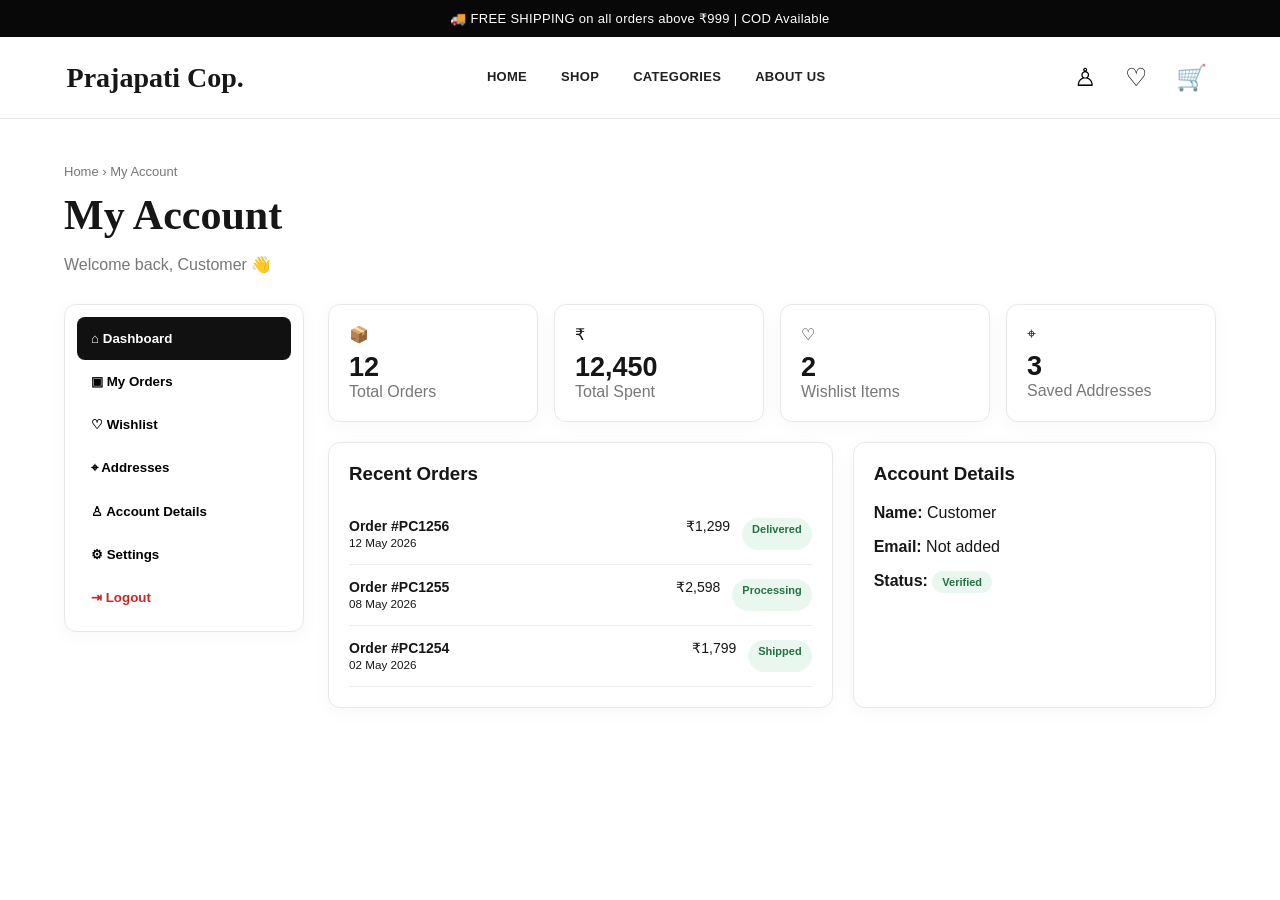
<file: account.html>
<!DOCTYPE html><html><head><meta charset="UTF-8"><meta name="viewport" content="width=device-width,initial-scale=1"><title>My Account | Prajapati Cop.</title><link rel="stylesheet" href="style.css"></head><body>
<div class="announcement">🚚 FREE SHIPPING on all orders above ₹999 | COD Available</div>
<header class="header"><a class="logo" href="index.html">Prajapati Cop.</a><nav><a href="index.html">HOME</a><a href="index.html#shop">SHOP</a><a href="index.html#categories">CATEGORIES</a><a href="index.html#about">ABOUT US</a></nav><div class="actions"><button onclick="location.href='account.html'">♙</button><button onclick="location.href='index.html#shop'">♡</button><button onclick="location.href='index.html#shop'">🛒</button></div></header>
<div class="page-wrap"><div class="breadcrumb">Home › My Account</div><h1 class="page-title">My Account</h1><p class="muted">Welcome back, <span id="userName">Customer</span> 👋</p>
<div class="account-layout"><aside class="account-menu"><button class="active" onclick="showAccount('dashboard',this)">⌂ Dashboard</button><button onclick="showAccount('orders',this)">▣ My Orders</button><button onclick="showAccount('wishlist',this)">♡ Wishlist</button><button onclick="showAccount('addresses',this)">⌖ Addresses</button><button onclick="showAccount('details',this)">♙ Account Details</button><button onclick="showAccount('settings',this)">⚙ Settings</button><button class="danger" onclick="logout()">⇥ Logout</button></aside>
<section><div id="dashboard" class="account-section"><div class="account-grid"><div class="card stat-card">📦<strong>12</strong><span class="muted">Total Orders</span></div><div class="card stat-card">₹<strong>12,450</strong><span class="muted">Total Spent</span></div><div class="card stat-card">♡<strong>2</strong><span class="muted">Wishlist Items</span></div><div class="card stat-card">⌖<strong>3</strong><span class="muted">Saved Addresses</span></div></div><div class="wide-grid"><div class="card"><h3>Recent Orders</h3><div id="recentOrders"></div></div><div class="card"><h3>Account Details</h3><p><b>Name:</b> <span id="detailName">Customer</span></p><p><b>Email:</b> <span id="detailEmail">Not added</span></p><p><b>Status:</b> <span class="badge">Verified</span></p></div></div></div>
<div id="orders" class="account-section" style="display:none"><div class="card"><h3>My Orders</h3><div id="allOrders"></div></div></div>
<div id="wishlist" class="account-section" style="display:none"><div class="card"><h3>Wishlist</h3><p class="muted">Your saved products will appear here.</p><button class="btn dark" onclick="location.href='index.html#shop'">EXPLORE SHOP</button></div></div>
<div id="addresses" class="account-section" style="display:none"><div class="card"><h3>Saved Addresses</h3><p>No address saved yet.</p><button class="btn dark" onclick="alert('Address form will be connected to the database in the next upgrade.')">ADD ADDRESS</button></div></div>
<div id="details" class="account-section" style="display:none"><div class="card"><h3>Account Details</h3><div class="field"><label>Full Name</label><input id="editName"></div><div class="field"><label>Email</label><input id="editEmail" type="email"></div><button class="btn dark" onclick="saveDetails()">SAVE CHANGES</button></div></div>
<div id="settings" class="account-section" style="display:none"><div class="card"><h3>Settings</h3><p>Email notifications</p><button class="admin-action" onclick="alert('Settings saved!')">SAVE SETTINGS</button></div></div></section></div></div>
<script>
const orders=[['#PC1256','12 May 2026','₹1,299','Delivered'],['#PC1255','08 May 2026','₹2,598','Processing'],['#PC1254','02 May 2026','₹1,799','Shipped']];
const user=JSON.parse(localStorage.getItem('pcUser')||'{"name":"Customer","email":"Not added"}');
function line(o){return `<div class="order-line"><span><b>Order ${o[0]}</b><br><small>${o[1]}</small></span><span>${o[2]}</span><span class="badge">${o[3]}</span></div>`}
recentOrders.innerHTML=orders.map(line).join('');allOrders.innerHTML=orders.concat(orders).map(line).join('');
function loadUser(){userName.textContent=user.name;detailName.textContent=user.name;detailEmail.textContent=user.email;editName.value=user.name;editEmail.value=user.email}loadUser();
function showAccount(id,btn){document.querySelectorAll('.account-section').forEach(x=>x.style.display='none');document.getElementById(id).style.display='block';document.querySelectorAll('.account-menu button').forEach(x=>x.classList.remove('active'));btn.classList.add('active')}
function saveDetails(){user.name=editName.value||'Customer';user.email=editEmail.value||'Not added';localStorage.setItem('pcUser',JSON.stringify(user));loadUser();alert('Account details saved!')}
function logout(){localStorage.removeItem('pcLoggedIn');location.href='login.html'}
</script></body></html>
</file>
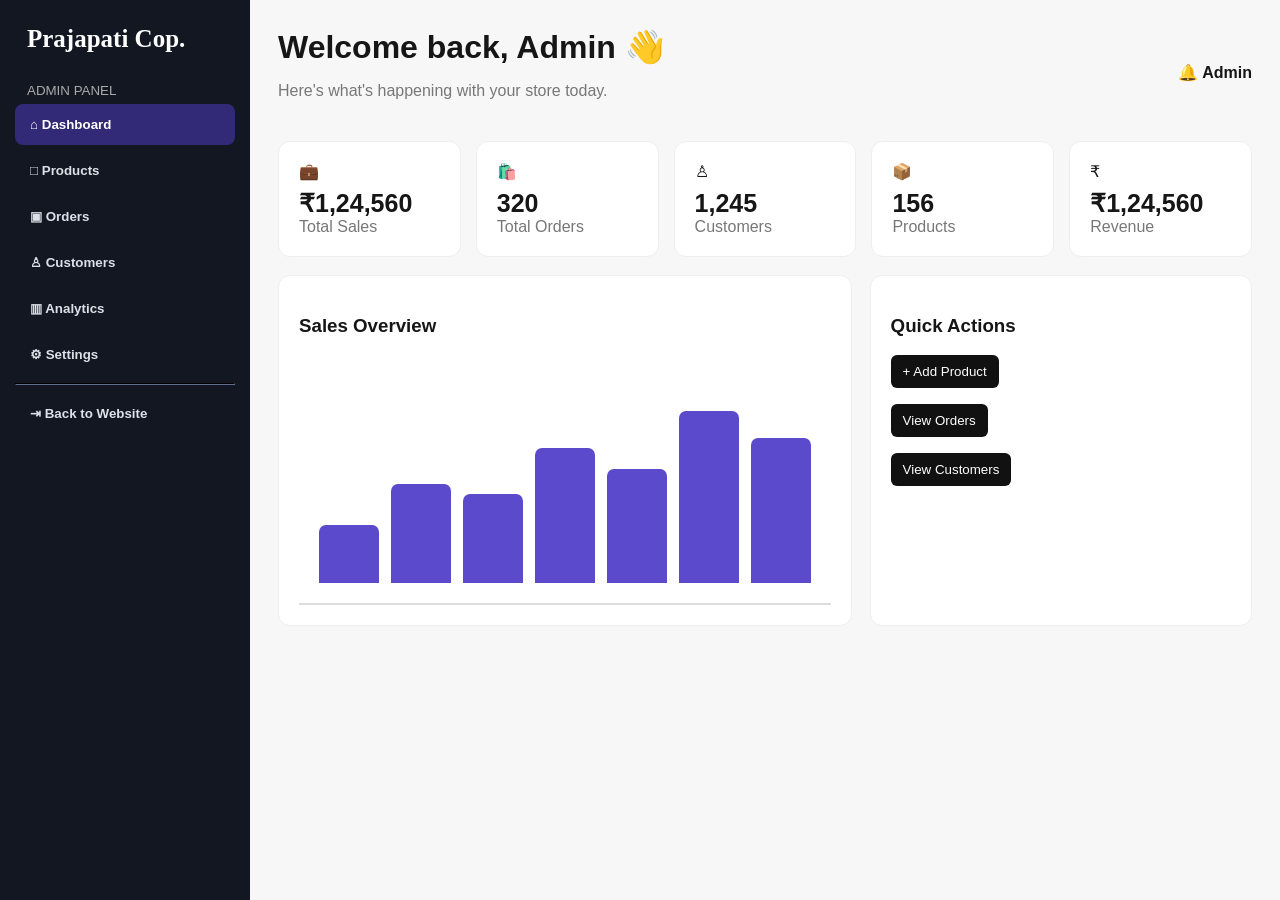
<file: admin.html>
<!DOCTYPE html><html><head><meta charset="UTF-8"><meta name="viewport" content="width=device-width,initial-scale=1"><title>Admin Panel | Prajapati Cop.</title><link rel="stylesheet" href="style.css"></head><body class="admin-body">
<div class="admin-layout"><aside class="admin-side"><h2 class="admin-brand">Prajapati Cop.</h2><small>ADMIN PANEL</small><button class="active" onclick="showAdmin('dash',this)">⌂ Dashboard</button><button onclick="showAdmin('products',this)">□ Products</button><button onclick="showAdmin('orders',this)">▣ Orders</button><button onclick="showAdmin('customers',this)">♙ Customers</button><button onclick="showAdmin('analytics',this)">▥ Analytics</button><button onclick="showAdmin('settings',this)">⚙ Settings</button><hr style="border-color:#293040"><button class="danger" onclick="location.href='index.html'">⇥ Back to Website</button></aside>
<main class="admin-main"><div class="admin-top"><div><h1 style="margin:0">Welcome back, Admin 👋</h1><p class="muted">Here's what's happening with your store today.</p></div><div>🔔 <b>Admin</b></div></div>
<section id="dash" class="admin-section show"><div class="admin-stats"><div class="admin-card">💼<strong>₹1,24,560</strong><span class="muted">Total Sales</span></div><div class="admin-card">🛍️<strong>320</strong><span class="muted">Total Orders</span></div><div class="admin-card">♙<strong>1,245</strong><span class="muted">Customers</span></div><div class="admin-card">📦<strong>156</strong><span class="muted">Products</span></div><div class="admin-card">₹<strong>₹1,24,560</strong><span class="muted">Revenue</span></div></div><div class="admin-content-grid"><div class="admin-card"><h3>Sales Overview</h3><div class="chart"><div class="bar" style="height:28%"></div><div class="bar" style="height:48%"></div><div class="bar" style="height:43%"></div><div class="bar" style="height:65%"></div><div class="bar" style="height:55%"></div><div class="bar" style="height:83%"></div><div class="bar" style="height:70%"></div></div></div><div class="admin-card"><h3>Quick Actions</h3><p><button class="admin-action" onclick="showAdmin('products')">+ Add Product</button></p><p><button class="admin-action" onclick="showAdmin('orders')">View Orders</button></p><p><button class="admin-action" onclick="showAdmin('customers')">View Customers</button></p></div></div></section>
<section id="products" class="admin-section"><div class="admin-card"><h2>Products</h2><div class="product-form"><input id="pname" placeholder="Product name"><input id="pprice" placeholder="Price"><select id="pcat"><option>T-Shirts</option><option>Hoodies</option><option>Shirts</option><option>Jeans</option></select><button class="admin-action" onclick="addProduct()">ADD PRODUCT</button></div><table class="admin-table" id="productTable"><tr><th>Product</th><th>Category</th><th>Price</th><th>Action</th></tr><tr><td>Classic Black Tee</td><td>T-Shirts</td><td>₹799</td><td>Active</td></tr></table></div></section>
<section id="orders" class="admin-section"><div class="admin-card"><h2>Orders</h2><table class="admin-table"><tr><th>Order</th><th>Customer</th><th>Amount</th><th>Status</th></tr><tr><td>#PC1256</td><td>Ayush</td><td>₹1,299</td><td>Delivered</td></tr><tr><td>#PC1255</td><td>Rohit</td><td>₹2,598</td><td>Processing</td></tr><tr><td>#PC1254</td><td>Priya</td><td>₹1,799</td><td>Shipped</td></tr></table></div></section>
<section id="customers" class="admin-section"><div class="admin-card"><h2>Customers</h2><table class="admin-table"><tr><th>Name</th><th>Email</th><th>Orders</th></tr><tr><td>Ayush Prajapati</td><td>ayush@example.com</td><td>12</td></tr><tr><td>Rohit Sharma</td><td>rohit@example.com</td><td>8</td></tr></table></div></section>
<section id="analytics" class="admin-section"><div class="admin-card"><h2>Analytics</h2><p>Total visitors: <b>8,450</b></p><p>Conversion rate: <b>4.2%</b></p><p>Average order value: <b>₹1,780</b></p></div></section>
<section id="settings" class="admin-section"><div class="admin-card"><h2>Website Settings</h2><div class="field"><label>Store Name</label><input value="Prajapati Cop."></div><button class="admin-action" onclick="alert('Settings saved!')">SAVE</button></div></section>
</main></div>
<script>function showAdmin(id,btn){document.querySelectorAll('.admin-section').forEach(x=>x.classList.remove('show'));document.getElementById(id).classList.add('show');document.querySelectorAll('.admin-side button').forEach(x=>x.classList.remove('active'));if(btn)btn.classList.add('active')}function addProduct(){let n=pname.value.trim(),p=pprice.value.trim();if(!n||!p)return alert('Enter product name and price');productTable.insertAdjacentHTML('beforeend',`<tr><td>${n}</td><td>${pcat.value}</td><td>₹${p}</td><td>Active</td></tr>`);pname.value='';pprice.value='';alert('Product added to this demo panel!')}</script>
</body></html>
</file>
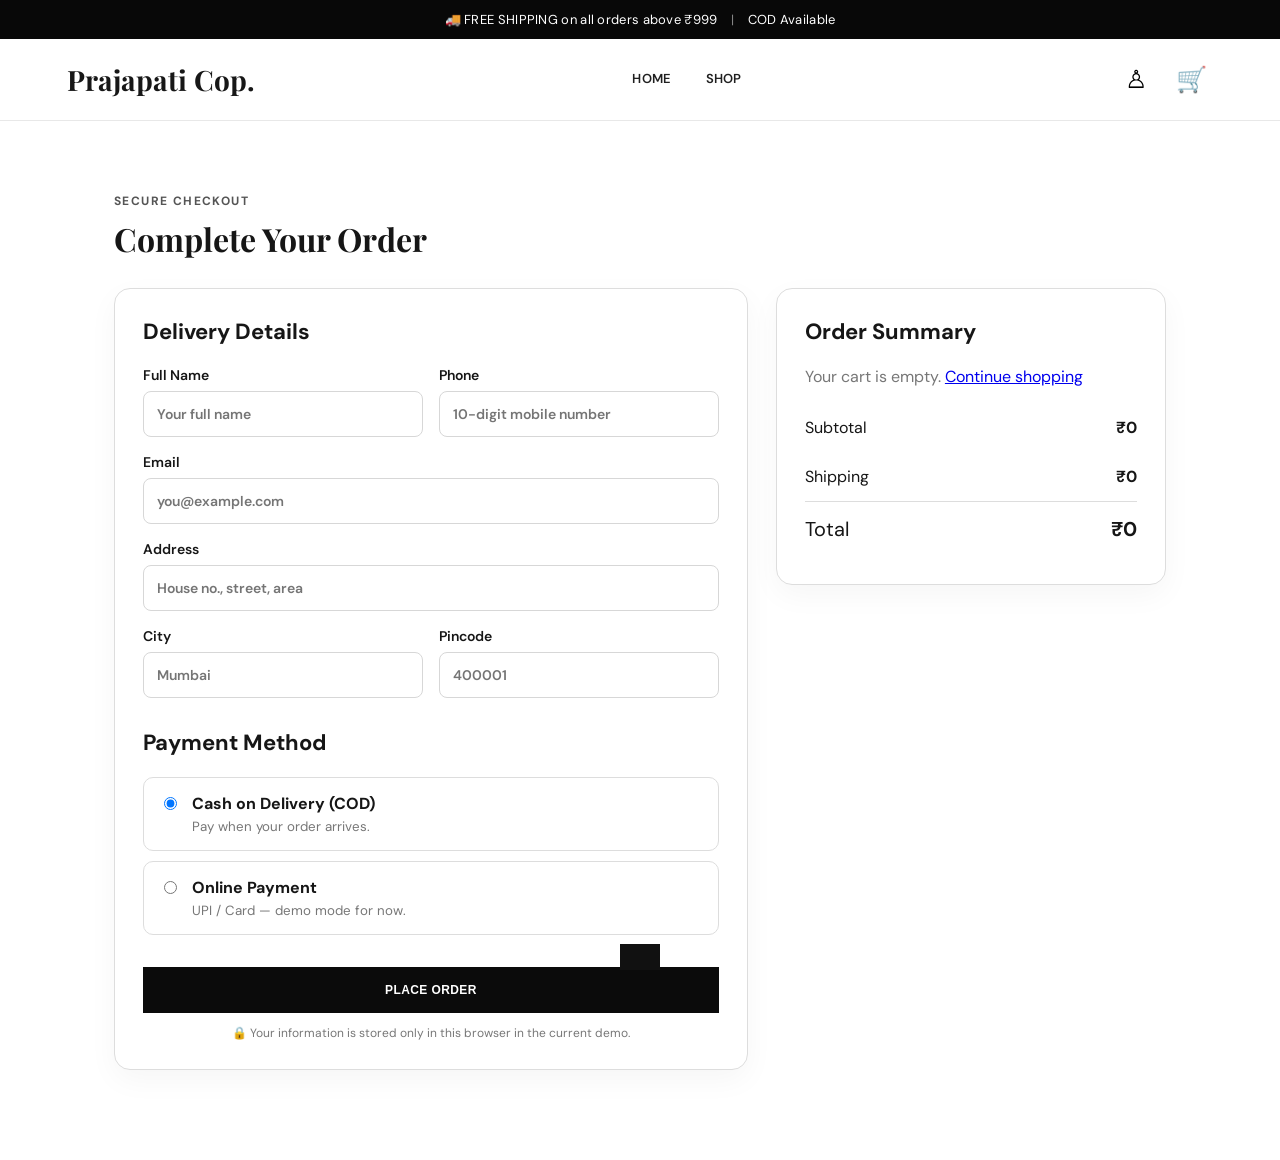
<file: checkout.html>
<!DOCTYPE html>
<html lang="en"><head><meta charset="UTF-8"><meta name="viewport" content="width=device-width,initial-scale=1.0"><title>Checkout | Prajapati Cop.</title><link rel="preconnect" href="https://fonts.googleapis.com"><link rel="preconnect" href="https://fonts.gstatic.com" crossorigin><link href="https://fonts.googleapis.com/css2?family=DM+Sans:wght@400;500;600;700&family=Playfair+Display:wght@500;600;700&display=swap" rel="stylesheet"><link rel="stylesheet" href="style.css"></head>
<body><div class="announcement">🚚 FREE SHIPPING on all orders above ₹999 <span>|</span> COD Available</div>
<header class="header"><a class="logo" href="index.html">Prajapati Cop.</a><nav><a href="index.html">HOME</a><a href="index.html#shop">SHOP</a></nav><div class="actions"><button onclick="location.href='account.html'">♙</button><button onclick="location.href='index.html'">🛒</button></div></header>
<main class="checkout-page"><div class="section-heading checkout-heading"><p>SECURE CHECKOUT</p><h2>Complete Your Order</h2></div><div class="checkout-grid"><form id="checkoutForm" class="checkout-card"><h3>Delivery Details</h3><div class="form-grid"><label>Full Name<input required id="name" placeholder="Your full name"></label><label>Phone<input required id="phone" inputmode="numeric" placeholder="10-digit mobile number"></label><label class="wide">Email<input required type="email" id="email" placeholder="you@example.com"></label><label class="wide">Address<input required id="address" placeholder="House no., street, area"></label><label>City<input required id="city" placeholder="Mumbai"></label><label>Pincode<input required id="pincode" inputmode="numeric" placeholder="400001"></label></div><h3>Payment Method</h3><label class="payment-option"><input type="radio" name="payment" value="COD" checked><span><strong>Cash on Delivery (COD)</strong><small>Pay when your order arrives.</small></span></label><label class="payment-option"><input type="radio" name="payment" value="Online"><span><strong>Online Payment</strong><small>UPI / Card — demo mode for now.</small></span></label><button class="btn dark full" type="submit">PLACE ORDER</button><p class="checkout-note">🔒 Your information is stored only in this browser in the current demo.</p></form>
<aside class="order-summary checkout-card"><h3>Order Summary</h3><div id="checkoutItems"></div><div class="summary-row"><span>Subtotal</span><strong id="subtotal">₹0</strong></div><div class="summary-row"><span>Shipping</span><strong id="shipping">₹0</strong></div><div class="summary-total"><span>Total</span><strong id="grandTotal">₹0</strong></div></aside></div></main>
<div id="toast"></div><script src="script.js"></script><script>renderCheckout();document.getElementById('checkoutForm').addEventListener('submit',placeOrder);</script></body></html>
</file>
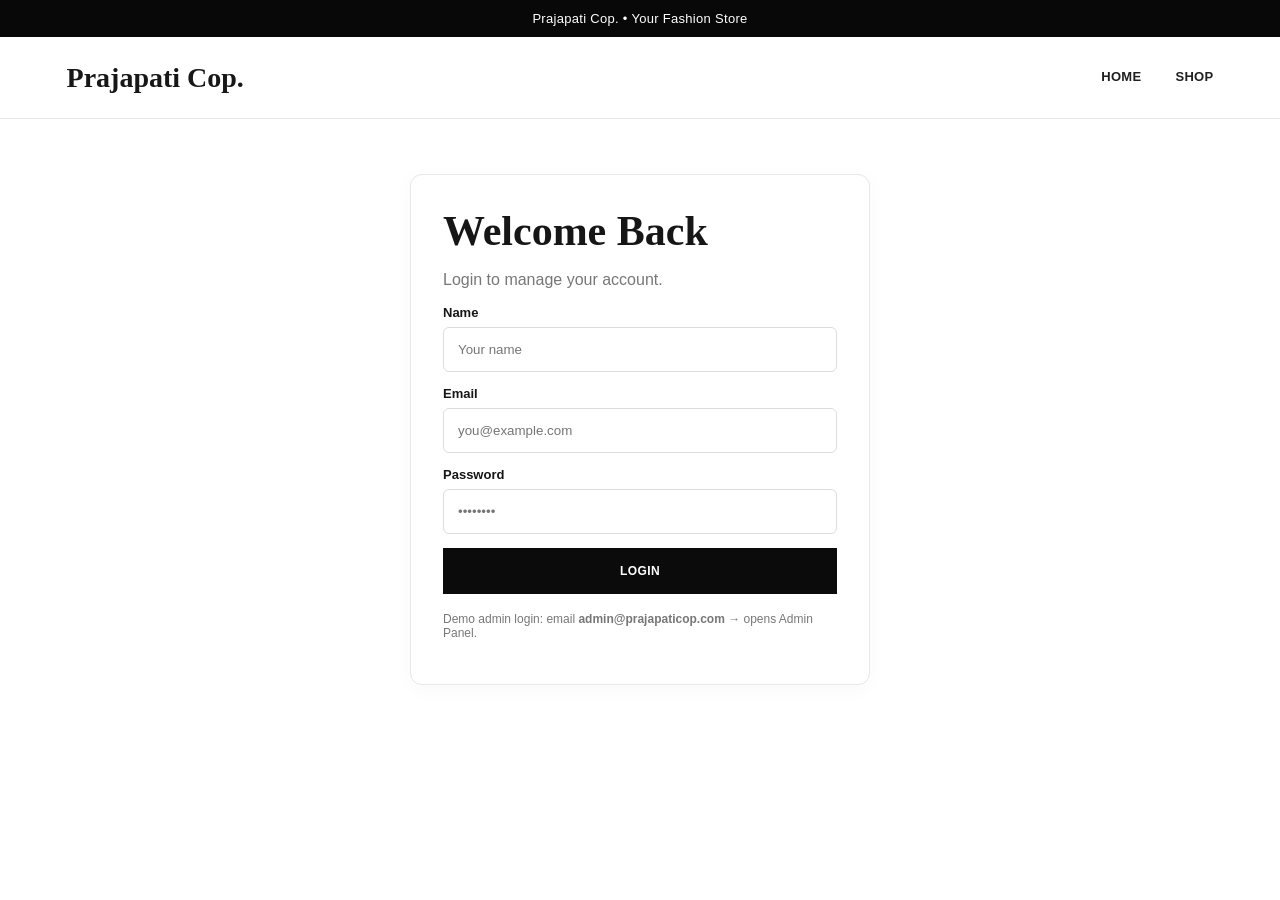
<file: login.html>
<!DOCTYPE html><html><head><meta charset="UTF-8"><meta name="viewport" content="width=device-width,initial-scale=1"><title>Login | Prajapati Cop.</title><link rel="stylesheet" href="style.css"></head><body><div class="announcement">Prajapati Cop. • Your Fashion Store</div><header class="header"><a class="logo" href="index.html">Prajapati Cop.</a><nav><a href="index.html">HOME</a><a href="index.html#shop">SHOP</a></nav></header>
<div class="card login-box"><h1 class="page-title">Welcome Back</h1><p class="muted">Login to manage your account.</p><div class="field"><label>Name</label><input id="name" placeholder="Your name"></div><div class="field"><label>Email</label><input id="email" type="email" placeholder="you@example.com"></div><div class="field"><label>Password</label><input id="password" type="password" placeholder="••••••••"></div><p id="error" class="error">Please enter your name and email.</p><button class="btn dark" style="width:100%" onclick="login()">LOGIN</button><p class="muted" style="font-size:12px;margin-top:18px">Demo admin login: email <b>admin@prajapaticop.com</b> → opens Admin Panel.</p></div>
<script>function login(){let n=name.value.trim(),e=email.value.trim();if(!n||!e){error.style.display='block';return}localStorage.setItem('pcUser',JSON.stringify({name:n,email:e}));localStorage.setItem('pcLoggedIn','1');location.href=e==='admin@prajapaticop.com'?'admin.html':'account.html'}</script></body></html>
</file>
<file: style.css>
*{box-sizing:border-box}html{scroll-behavior:smooth}body{margin:0;color:#161616;background:#fff;font-family:"DM Sans",sans-serif}.announcement{background:#080808;color:#fff;text-align:center;padding:11px 20px;font-size:13px;letter-spacing:.3px}.announcement span{opacity:.5;margin:0 10px}.header{height:82px;display:flex;align-items:center;justify-content:space-between;padding:0 5.2vw;border-bottom:1px solid #e8e8e8;position:sticky;top:0;background:#fff;z-index:10}.logo{font-family:"Playfair Display",serif;font-weight:700;font-size:28px;text-decoration:none;color:#171717}nav{display:flex;gap:34px}nav a{color:#202020;text-decoration:none;font-size:13px;font-weight:600;letter-spacing:.3px;padding:31px 0;border-bottom:2px solid transparent}nav a:hover,nav a.active{border-color:#111}.actions{display:flex;align-items:center;gap:17px}.actions button{background:none;border:0;font-size:25px;cursor:pointer;position:relative}.actions b{position:absolute;top:-5px;right:-8px;background:#111;color:#fff;border-radius:50%;font-size:9px;width:16px;height:16px;display:grid;place-items:center}.search-bar{display:none;padding:12px 8%;border-bottom:1px solid #eee}.search-bar.show{display:block}.search-bar input{width:100%;padding:14px;border:1px solid #ddd;font-size:15px}.hero{min-height:470px;background:#f4f3f1;display:grid;grid-template-columns:1fr 1fr;overflow:hidden}.hero-content{padding:78px 0 55px 11.5vw}.eyebrow,.section-heading p,.newsletter p{font-size:12px;font-weight:700;letter-spacing:1.4px;color:#555}.hero h1,.section-heading h2,.about h2,.newsletter h2{font-family:"Playfair Display",serif;font-size:51px;line-height:1.15;margin:14px 0 20px}.hero-content>p:not(.eyebrow){color:#555;line-height:1.6}.hero-buttons{display:flex;gap:14px;margin-top:30px}.btn{display:inline-block;padding:15px 25px;border:1px solid #ddd;text-decoration:none;font-size:12px;font-weight:700;letter-spacing:.4px;cursor:pointer}.dark{background:#0b0b0b;color:#fff;border-color:#0b0b0b}.light{color:#222;background:#fff}.hero-image{position:relative}.hero-image img{width:100%;height:100%;object-fit:cover;object-position:center}.benefits{width:90%;margin:25px auto 0;display:grid;grid-template-columns:repeat(4,1fr);box-shadow:0 4px 25px #0000000d;border:1px solid #eee}.benefits>div{padding:24px 28px;display:flex;gap:16px;align-items:center;border-right:1px solid #e5e5e5}.benefits>div:last-child{border:0}.benefits i{font-style:normal;font-size:30px}.benefits span{display:flex;flex-direction:column;gap:5px}.benefits strong{font-size:14px}.benefits small{color:#666;font-size:12px}.section{padding:72px 5.2vw}.section-heading{text-align:center}.section-heading h2{font-size:32px;margin-top:8px}.categories{display:grid;grid-template-columns:repeat(5,1fr);gap:20px;margin-top:35px}.categories article{background:#f6f6f6;border-radius:10px;overflow:hidden;cursor:pointer;transition:.25s;box-shadow:0 5px 16px #0000000c}.categories article:hover,.product-card:hover{transform:translateY(-5px)}.categories img{width:100%;height:230px;object-fit:cover}.categories h3{font-size:17px;margin:15px 18px 8px}.categories span{display:block;font-size:11px;font-weight:700;margin:0 18px 20px}.shop-section{background:#fafafa}.filters{display:flex;justify-content:center;gap:10px;flex-wrap:wrap;margin:25px 0 35px}.filters button{padding:10px 18px;background:#fff;border:1px solid #ddd;cursor:pointer}.filters button:hover,.filters .selected{background:#111;color:#fff}.products{display:grid;grid-template-columns:repeat(4,1fr);gap:22px;max-width:1250px;margin:auto}.product-card{background:#fff;transition:.25s;position:relative}.product-card img{width:100%;height:310px;object-fit:cover}.product-info{padding:16px}.product-info h3{font-size:15px;margin:0 0 8px}.product-info p{margin:0;font-weight:700}.product-actions{display:flex;gap:8px;margin-top:13px}.small-btn{border:1px solid #ddd;background:#fff;padding:9px;cursor:pointer;font-size:11px;font-weight:700;flex:1}.wish-btn{position:absolute;right:12px;top:12px;background:#fff;border:0;border-radius:50%;width:38px;height:38px;font-size:22px;cursor:pointer}.about{padding:80px 12%;background:#181818;color:#fff;display:grid;grid-template-columns:1fr 1fr;gap:70px;align-items:center}.about .eyebrow{color:#bbb}.about h2{font-size:43px}.about>p{line-height:1.8;color:#c7c7c7;max-width:500px}.newsletter{padding:60px 8%;display:flex;align-items:center;justify-content:space-between;gap:30px}.newsletter h2{font-size:30px}.newsletter form{display:flex;gap:8px}.newsletter input{min-width:280px;padding:15px;border:1px solid #ddd}footer{background:#f3f3f3;padding:38px 8%;display:flex;justify-content:space-between;align-items:end}footer h3{font-family:"Playfair Display",serif;font-size:23px;margin:0 0 8px}footer p{color:#666;font-size:12px}.overlay{position:fixed;inset:0;background:#0007;display:none;z-index:20}.overlay.show{display:block}.panel{position:fixed;right:-430px;top:0;height:100vh;width:min(430px,100%);background:#fff;z-index:21;padding:30px;transition:.3s;overflow:auto}.panel.show{right:0}.panel h2{font-family:"Playfair Display",serif}.close{float:right;border:0;background:none;font-size:30px;cursor:pointer}.cart-row{display:flex;gap:12px;border-bottom:1px solid #eee;padding:13px 0}.cart-row img{width:65px;height:75px;object-fit:cover}.cart-row div{flex:1}.cart-row h4{margin:0 0 5px;font-size:14px}.remove{border:0;background:none;cursor:pointer;color:#777}.total{display:flex;justify-content:space-between;font-size:18px;padding:20px 0}.full{width:100%}.empty{color:#777;padding:30px 0;text-align:center}#toast{position:fixed;left:50%;bottom:30px;transform:translate(-50%,100px);background:#111;color:#fff;padding:13px 20px;z-index:50;transition:.3s;font-size:13px}#toast.show{transform:translate(-50%,0)}
@media(max-width:900px){nav{display:none}.hero{grid-template-columns:1fr;min-height:auto}.hero-content{padding:55px 9%}.hero h1{font-size:42px}.hero-image{height:380px}.benefits{grid-template-columns:1fr 1fr}.benefits>div:nth-child(2){border-right:0}.categories{grid-template-columns:repeat(2,1fr)}.products{grid-template-columns:repeat(2,1fr)}.about{grid-template-columns:1fr;gap:10px}.newsletter{flex-direction:column;align-items:flex-start}footer{display:block}.newsletter form{width:100%}.newsletter input{min-width:0;flex:1}}
@media(max-width:520px){.announcement{font-size:10px}.logo{font-size:22px}.header{height:68px;padding:0 4%}.actions{gap:8px}.actions button{font-size:20px}.hero h1{font-size:35px}.benefits{grid-template-columns:1fr;width:92%}.benefits>div{border-right:0;border-bottom:1px solid #e5e5e5}.section{padding:55px 4%}.categories{grid-template-columns:1fr 1fr;gap:12px}.categories img{height:180px}.categories h3{font-size:14px;margin:12px}.categories span{margin:0 12px 14px}.products{gap:12px}.product-card img{height:230px}.product-info{padding:12px}.newsletter form{flex-direction:column}.newsletter input{width:100%}.hero-buttons{flex-wrap:wrap}.about{padding:60px 8%}}

/* Account + Admin */
.page-wrap{max-width:1280px;margin:0 auto;padding:45px 5%}.breadcrumb{font-size:13px;color:#777;margin-bottom:12px}.page-title{font-family:"Playfair Display",serif;font-size:42px;margin:0 0 6px}.muted{color:#777}
.account-layout{display:grid;grid-template-columns:240px 1fr;gap:24px;margin-top:30px}.account-menu,.card{background:#fff;border:1px solid #e8e8e8;border-radius:12px;box-shadow:0 4px 20px #00000008}.account-menu{padding:12px;height:max-content}.account-menu button{display:block;width:100%;text-align:left;border:0;background:transparent;padding:14px;border-radius:8px;cursor:pointer;font-weight:600}.account-menu button.active,.account-menu button:hover{background:#111;color:#fff}.account-grid{display:grid;grid-template-columns:repeat(4,1fr);gap:16px}.stat-card{padding:22px}.stat-card strong{display:block;font-size:27px;margin-top:8px}.wide-grid{display:grid;grid-template-columns:1.25fr .9fr;gap:20px;margin-top:20px}.card{padding:20px}.card h3{margin-top:0}.order-line{display:grid;grid-template-columns:1fr auto auto;gap:12px;padding:14px 0;border-bottom:1px solid #eee;font-size:14px}.badge{padding:5px 10px;border-radius:20px;background:#eaf7ef;color:#237244;font-size:11px;font-weight:700}.login-box{max-width:460px;margin:55px auto;padding:32px}.field{margin:14px 0}.field label{display:block;font-size:13px;font-weight:700;margin-bottom:7px}.field input{width:100%;padding:14px;border:1px solid #ddd;border-radius:6px}.error{color:#b3261e;font-size:13px;display:none}

/* Admin */
.admin-body{background:#f7f7f8}.admin-layout{display:grid;grid-template-columns:250px 1fr;min-height:100vh}.admin-side{background:#121722;color:#fff;padding:25px 15px}.admin-brand{font-family:"Playfair Display",serif;font-size:25px;margin:0 12px 28px}.admin-side small{color:#aaa;margin-left:12px}.admin-side button{display:block;width:100%;padding:13px 15px;margin:5px 0;border:0;border-radius:8px;background:transparent;color:#dce0e8;text-align:left;font-weight:600;cursor:pointer}.admin-side button.active,.admin-side button:hover{background:#332a77;color:#fff}.admin-main{padding:28px}.admin-top{display:flex;justify-content:space-between;align-items:center;margin-bottom:25px}.admin-stats{display:grid;grid-template-columns:repeat(5,1fr);gap:15px}.admin-card{background:#fff;border:1px solid #eee;border-radius:12px;padding:20px}.admin-card strong{display:block;font-size:25px;margin-top:8px}.admin-content-grid{display:grid;grid-template-columns:1.2fr .8fr;gap:18px;margin-top:18px}.chart{height:250px;display:flex;align-items:end;gap:12px;padding:20px;border-bottom:2px solid #ddd}.bar{flex:1;background:#5b4acb;border-radius:7px 7px 0 0;min-height:20px}.admin-table{width:100%;border-collapse:collapse}.admin-table th,.admin-table td{padding:13px;text-align:left;border-bottom:1px solid #eee;font-size:13px}.admin-section{display:none}.admin-section.show{display:block}.danger{color:#c62828}.product-form{display:grid;grid-template-columns:repeat(2,1fr);gap:14px}.product-form input,.product-form select{padding:13px;border:1px solid #ddd;border-radius:6px}.admin-action{padding:9px 12px;border:0;border-radius:6px;background:#111;color:#fff;cursor:pointer}
@media(max-width:950px){.account-layout{grid-template-columns:1fr}.account-grid{grid-template-columns:repeat(2,1fr)}.wide-grid,.admin-content-grid{grid-template-columns:1fr}.admin-layout{grid-template-columns:1fr}.admin-side{display:flex;overflow:auto;gap:5px}.admin-brand{min-width:170px;margin:12px}.admin-side button{min-width:120px}.admin-main{padding:18px}.admin-stats{grid-template-columns:repeat(2,1fr)}}
@media(max-width:560px){.account-grid,.admin-stats{grid-template-columns:1fr}.page-title{font-size:34px}.order-line{grid-template-columns:1fr}.product-form{grid-template-columns:1fr}}

/* Checkout */
.checkout-page{max-width:1100px;margin:0 auto;padding:60px 24px 90px}.checkout-heading{text-align:left;margin-bottom:30px}.checkout-grid{display:grid;grid-template-columns:1.3fr .8fr;gap:28px;align-items:start}.checkout-card{background:#fff;border:1px solid #ddd;border-radius:16px;padding:28px;box-shadow:0 10px 30px rgba(0,0,0,.04)}.checkout-card h3{font-size:22px;margin:0 0 20px}.checkout-card h3:not(:first-child){margin-top:30px}.form-grid{display:grid;grid-template-columns:1fr 1fr;gap:16px}.form-grid label{font-size:14px;font-weight:600}.form-grid .wide{grid-column:1/-1}.form-grid input{display:block;width:100%;box-sizing:border-box;margin-top:7px;padding:13px;border:1px solid #d7d7d7;border-radius:8px;font:inherit}.payment-option{display:flex;gap:12px;align-items:flex-start;border:1px solid #ddd;padding:15px;border-radius:10px;margin:10px 0;cursor:pointer}.payment-option input{margin-top:4px}.payment-option small{display:block;color:#777;margin-top:4px}.checkout-card .full{width:100%;margin-top:22px}.checkout-note{font-size:12px;color:#777;text-align:center;margin-bottom:0}.checkout-item{display:flex;justify-content:space-between;gap:15px;padding:12px 0;border-bottom:1px solid #eee}.checkout-item small{color:#777}.summary-row,.summary-total{display:flex;justify-content:space-between;padding:14px 0}.summary-total{border-top:1px solid #ddd;font-size:20px}.order-empty{color:#777}.success-box{max-width:650px;margin:80px auto;text-align:center}.success-box h2{font-size:42px}@media(max-width:800px){.checkout-grid{grid-template-columns:1fr}.form-grid{grid-template-columns:1fr}.form-grid .wide{grid-column:auto}}
</file>
